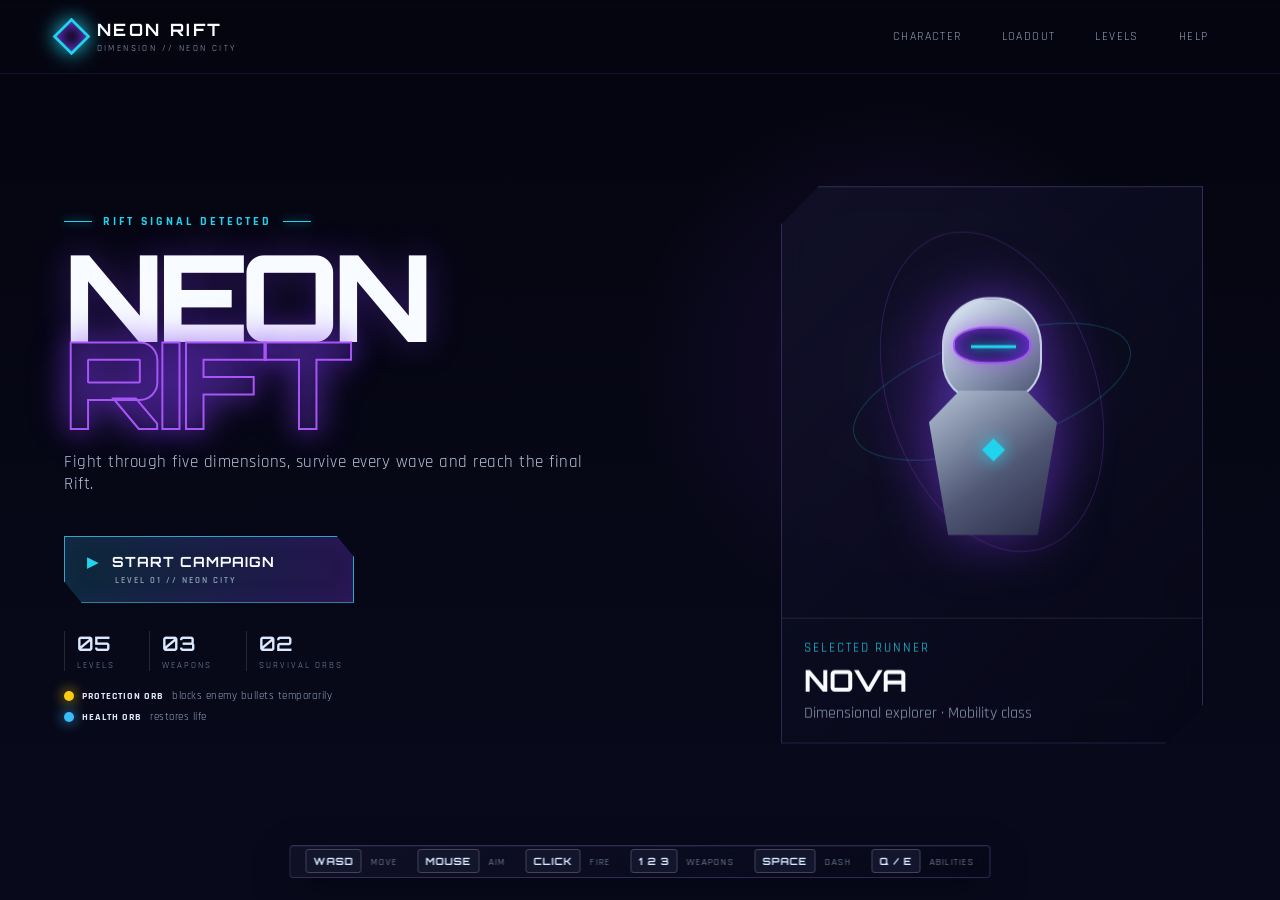
<file: index.html>
<!DOCTYPE html>
<html lang="es">
<head>
  <meta charset="UTF-8" />
  <meta name="viewport" content="width=device-width, initial-scale=1.0" />
  <meta name="theme-color" content="#070713" />
  <title>NEON RIFT — Arcade Shooter</title>
  <link rel="stylesheet" href="styles.css" />
</head>
<body>
<div id="app">
  <canvas id="game" aria-label="NEON RIFT game canvas"></canvas>

  <header class="topbar">
    <div class="brand">
      <span class="brand-mark"></span>
      <div><strong>NEON RIFT</strong><small id="dimensionLabel">DIMENSION // NEON CITY</small></div>
    </div>
    <nav>
      <button data-panel="characters">CHARACTER</button>
      <button data-panel="loadout">LOADOUT</button>
      <button data-panel="missions">LEVELS</button>
      <button data-panel="help">HELP</button>
    </nav>
  </header>

  <section id="hud" class="hud hidden" aria-live="polite">
    <div class="hud-left glass">
      <div class="player-line">
        <span class="avatar">N</span>
        <div><b>NOVA</b><small>Rift Runner</small></div>
        <span id="levelBadge">LV.01</span>
      </div>
      <div class="meter-row"><span>HP</span><div class="meter"><i id="healthBar"></i></div><b id="healthText">100</b></div>
      <div class="meter-row energy"><span>EN</span><div class="meter"><i id="energyBar"></i></div><b id="energyText">100</b></div>
      <div id="orbStatus" class="orb-status">NO BULLET SHIELD</div>
    </div>

    <div class="hud-center">
      <div class="mission-pill glass"><span class="pulse-dot"></span><b id="objective">CLEAR THE RIFT WAVE</b><small id="waveText">LEVEL 1 · WAVE 1</small></div>
    </div>

    <div class="hud-right glass">
      <div class="score-label">SCORE <b id="score">000000</b></div>
      <div class="core-count"><span class="core-icon">◆</span> KILLS <b id="killsHud">0</b></div>
    </div>

    <div class="weapon-card glass">
      <div><small id="weaponRarity">RARE</small><b id="weaponName">PULSE BLASTER</b></div>
      <span id="weaponSlot">01</span>
    </div>

    <div class="ability-card glass">
      <div class="ability"><kbd>Q</kbd><span><b>SHIELD</b><small id="shieldStatus">READY</small></span></div>
      <div class="ability"><kbd>E</kbd><span><b>OVERCHARGE</b><small id="overchargeStatus">READY</small></span></div>
      <div class="ability"><kbd>SPACE</kbd><span><b>DASH</b><small id="dashStatus">READY</small></span></div>
    </div>

    <div class="crosshair" id="crosshair"><i></i><i></i><i></i><i></i></div>
  </section>

  <main id="menu" class="screen active">
    <div class="hero-card">
      <div class="eyebrow"><span></span> RIFT SIGNAL DETECTED <span></span></div>
      <h1>NEON<br><em>RIFT</em></h1>
      <p>Fight through five dimensions, survive every wave and reach the final Rift.</p>
      <button id="playBtn" class="primary-btn"><span>▶</span> START CAMPAIGN <small>LEVEL 01 // NEON CITY</small></button>
      <div class="menu-stats">
        <div><b>05</b><span>LEVELS</span></div>
        <div><b>03</b><span>WEAPONS</span></div>
        <div><b>02</b><span>SURVIVAL ORBS</span></div>
      </div>
      <div class="pickup-legend">
        <span><i class="orb yellow"></i><b>PROTECTION ORB</b> blocks enemy bullets temporarily</span>
        <span><i class="orb blue"></i><b>HEALTH ORB</b> restores life</span>
      </div>
    </div>

    <aside class="pilot-card glass">
      <div class="pilot-visual">
        <div class="orbit o1"></div><div class="orbit o2"></div>
        <div class="nova-portrait"><span class="visor"></span><span class="helmet"></span><span class="body-core"></span></div>
      </div>
      <div class="pilot-info"><small>SELECTED RUNNER</small><h2>NOVA</h2><p>Dimensional explorer · Mobility class</p></div>
    </aside>

    <div class="controls-strip glass">
      <span><kbd>WASD</kbd> MOVE</span><span><kbd>MOUSE</kbd> AIM</span><span><kbd>CLICK</kbd> FIRE</span><span><kbd>1 2 3</kbd> WEAPONS</span><span><kbd>SPACE</kbd> DASH</span><span><kbd>Q / E</kbd> ABILITIES</span>
    </div>
  </main>

  <section id="panel" class="panel glass hidden">
    <button id="closePanel" class="close-btn">×</button>
    <small id="panelEyebrow">RIFT TERMINAL</small>
    <h2 id="panelTitle">LOADOUT</h2>
    <div id="panelContent"></div>
  </section>

  <section id="endScreen" class="screen end-screen hidden">
    <div class="end-card glass">
      <small id="endEyebrow">MISSION COMPLETE</small>
      <h2 id="endTitle">RIFT<br>STABILIZED</h2>
      <p id="endText">You survived the dimensional campaign.</p>
      <div class="end-stats">
        <div><span>SCORE</span><b id="finalScore">0</b></div>
        <div><span>LEVEL</span><b id="finalLevel">1/5</b></div>
        <div><span>KILLS</span><b id="finalKills">0</b></div>
      </div>
      <button id="restartBtn" class="primary-btn">PLAY AGAIN</button>
    </div>
  </section>

  <div id="toast" class="toast">SYSTEM ONLINE</div>
  <div class="scanlines"></div>
</div>
<script src="game.js"></script>
</body>
</html>
</file>
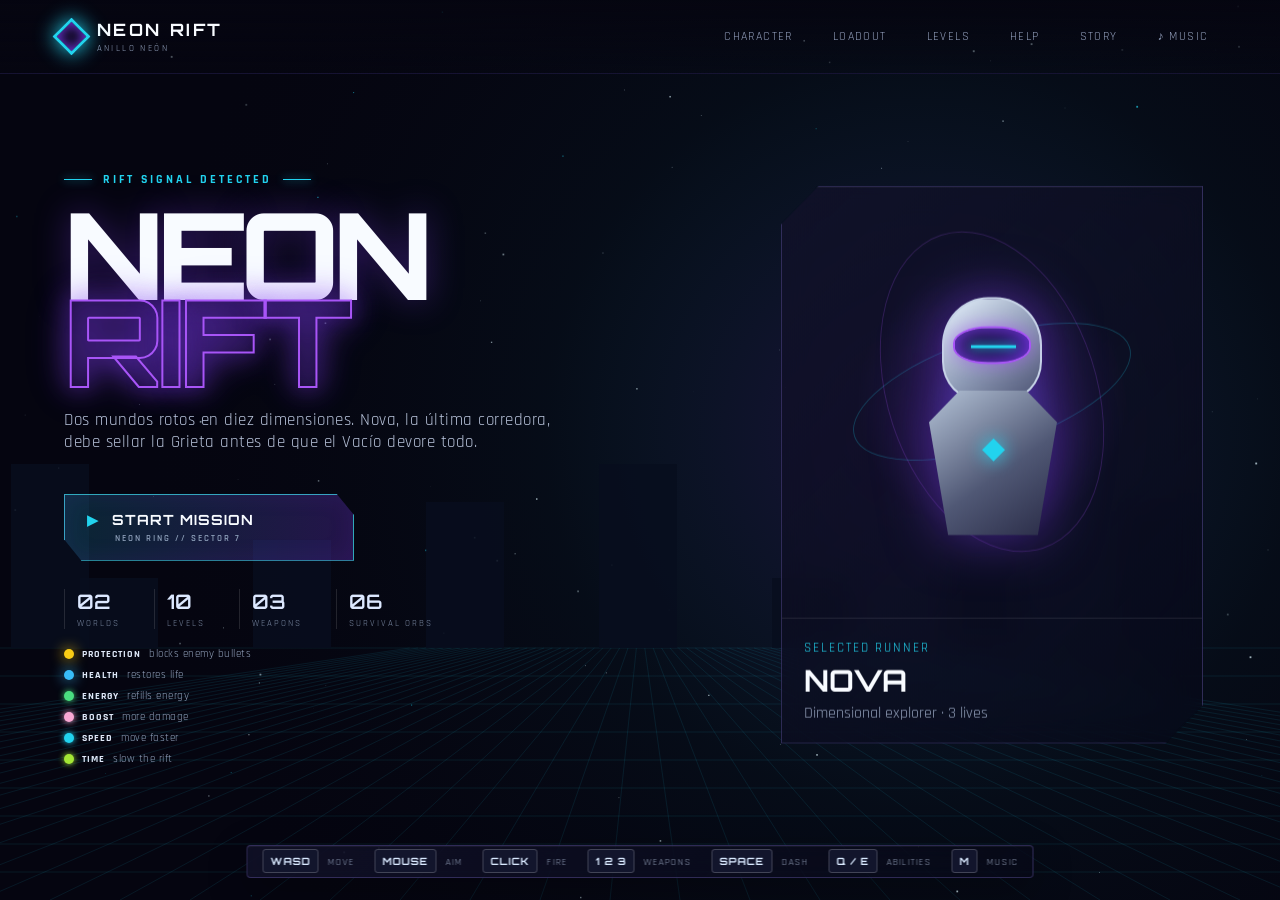
<file: index1.html>
<!DOCTYPE html>
<html lang="es">
<head>
  <meta charset="UTF-8" />
  <meta name="viewport" content="width=device-width, initial-scale=1.0" />
  <meta name="theme-color" content="#070713" />
  <title>NEON RIFT — Arcade Shooter</title>
  <link rel="stylesheet" href="styles.css" />
</head>
<body>
<div id="app">
  <canvas id="game" aria-label="NEON RIFT game canvas"></canvas>

  <header class="topbar">
    <div class="brand">
      <span class="brand-mark"></span>
      <div><strong>NEON RIFT</strong><small id="dimensionLabel">ANILLO NEÓN</small></div>
    </div>
    <nav>
      <button data-panel="characters">CHARACTER</button>
      <button data-panel="loadout">LOADOUT</button>
      <button data-panel="missions">LEVELS</button>
      <button data-panel="help">HELP</button>
      <button data-panel="story">STORY</button>
      <button id="musicBtn">♪ MUSIC</button>
    </nav>
  </header>

  <section id="hud" class="hud hidden" aria-live="polite">
    <div class="hud-left glass">
      <div class="player-line">
        <span class="avatar">N</span>
        <div><b>NOVA</b><small>Rift Runner</small></div>
        <span id="levelBadge">LV.01</span>
      </div>
      <div id="livesHud" class="lives-row">♥♥♥</div>
      <div class="meter-row"><span>HP</span><div class="meter"><i id="healthBar"></i></div><b id="healthText">100</b></div>
      <div class="meter-row energy"><span>EN</span><div class="meter"><i id="energyBar"></i></div><b id="energyText">100</b></div>
      <div id="orbStatus" class="orb-status">NO BULLET SHIELD</div>
      <div id="fxStatus" class="fx-status">–</div>
    </div>

    <div class="hud-center">
      <div class="mission-pill glass"><span class="pulse-dot"></span><b id="objective">CLEAR THE WAVE</b><small id="waveText">WORLD I · LEVEL 01/10 · WAVE 1/2</small></div>
    </div>

    <div class="hud-right glass">
      <div class="score-label">SCORE <b id="score">000000</b></div>
      <div class="core-count"><span class="core-icon">◆</span> KILLS <b id="killsHud">0</b></div>
    </div>

    <div class="weapon-card glass">
      <div><small id="weaponRarity">RARE</small><b id="weaponName">PULSE BLASTER</b></div>
      <span id="weaponSlot">01</span>
    </div>

    <div class="ability-card glass">
      <div class="ability"><kbd>Q</kbd><span><b>SHIELD</b><small id="shieldStatus">READY</small></span></div>
      <div class="ability"><kbd>E</kbd><span><b>OVERCHARGE</b><small id="overchargeStatus">READY</small></span></div>
      <div class="ability"><kbd>SPACE</kbd><span><b>DASH</b><small id="dashStatus">READY</small></span></div>
    </div>

    <div class="crosshair" id="crosshair"><b></b><i></i><i></i><i></i><i></i><span></span></div>
  </section>

  <main id="menu" class="screen active">
    <div class="hero-card">
      <div class="eyebrow"><span></span> RIFT SIGNAL DETECTED <span></span></div>
      <h1>NEON<br><em>RIFT</em></h1>
      <p>Dos mundos rotos en diez dimensiones. Nova, la última corredora, debe sellar la Grieta antes de que el Vacío devore todo.</p>
      <button id="playBtn" class="primary-btn"><span>▶</span> START MISSION <small>NEON RING // SECTOR 7</small></button>
      <div class="menu-stats">
        <div><b>02</b><span>WORLDS</span></div>
        <div><b>10</b><span>LEVELS</span></div>
        <div><b>03</b><span>WEAPONS</span></div>
        <div><b>06</b><span>SURVIVAL ORBS</span></div>
      </div>
      <div class="pickup-legend">
        <span><i class="orb yellow"></i><b>PROTECTION</b> blocks enemy bullets</span>
        <span><i class="orb blue"></i><b>HEALTH</b> restores life</span>
        <span><i class="orb green"></i><b>ENERGY</b> refills energy</span>
        <span><i class="orb pink"></i><b>BOOST</b> more damage</span>
        <span><i class="orb cyan"></i><b>SPEED</b> move faster</span>
        <span><i class="orb lime"></i><b>TIME</b> slow the rift</span>
      </div>
    </div>

    <aside class="pilot-card glass">
      <div class="pilot-visual">
        <div class="orbit o1"></div><div class="orbit o2"></div>
        <div class="nova-portrait"><span class="visor"></span><span class="helmet"></span><span class="body-core"></span></div>
      </div>
      <div class="pilot-info"><small>SELECTED RUNNER</small><h2>NOVA</h2><p>Dimensional explorer · 3 lives</p></div>
    </aside>

    <div class="controls-strip glass">
      <span><kbd>WASD</kbd> MOVE</span><span><kbd>MOUSE</kbd> AIM</span><span><kbd>CLICK</kbd> FIRE</span><span><kbd>1 2 3</kbd> WEAPONS</span><span><kbd>SPACE</kbd> DASH</span><span><kbd>Q / E</kbd> ABILITIES</span><span><kbd>M</kbd> MUSIC</span>
    </div>
  </main>

  <section id="brief" class="screen brief-screen hidden">
    <div class="brief-card glass">
      <small id="briefTag">WORLD I // ANILLO NEÓN</small>
      <h2 id="briefTitle">LEVEL 01<br><em>NEON CITY</em></h2>
      <p id="briefStory"></p>
      <div class="brief-meta">
        <div><span>WAVES</span><b id="briefWaves">2</b></div>
        <div><span>DIFFICULTY</span><b id="briefDiff">01</b></div>
        <div><span>TARGET</span><b id="briefTarget">CLEAR WAVES</b></div>
      </div>
      <button id="briefBtn" class="primary-btn">▶ DEPLOY</button>
    </div>
  </section>

  <section id="panel" class="panel glass hidden">
    <button id="closePanel" class="close-btn">×</button>
    <small id="panelEyebrow">RIFT TERMINAL</small>
    <h2 id="panelTitle">LOADOUT</h2>
    <div id="panelContent"></div>
  </section>

  <section id="endScreen" class="screen end-screen hidden">
    <div class="end-card glass">
      <small id="endEyebrow">MISSION COMPLETE</small>
      <h2 id="endTitle">RIFT<br>STABILIZED</h2>
      <p id="endText">You survived the dimensional campaign.</p>
      <div class="end-stats">
        <div><span>SCORE</span><b id="finalScore">0</b></div>
        <div><span>LEVEL</span><b id="finalLevel">1/10</b></div>
        <div><span>KILLS</span><b id="finalKills">0</b></div>
      </div>
      <button id="restartBtn" class="primary-btn">PLAY AGAIN</button>
    </div>
  </section>

  <div id="toast" class="toast">SYSTEM ONLINE</div>
  <div class="scanlines"></div>
</div>
<script src="game.js"></script>
</body>
</html>
</file>
<file: styles.css>
@import url('https://fonts.googleapis.com/css2?family=Orbitron:wght@500;600;700;800&family=Rajdhani:wght@500;600;700&display=swap');
:root{--bg:#050510;--panel:rgba(10,11,27,.76);--violet:#7c3aed;--violet2:#a855f7;--cyan:#22d3ee;--pink:#ec4899;--white:#f8fbff;--muted:#92a0bc;--danger:#fb7185;--yellow:#facc15;--blue:#38bdf8}
*{box-sizing:border-box}html,body{margin:0;width:100%;height:100%;overflow:hidden;background:var(--bg);color:var(--white);font-family:'Rajdhani',sans-serif}button{font:inherit;color:inherit}#app{position:relative;width:100%;height:100%;overflow:hidden;background:radial-gradient(circle at 70% 40%,rgba(124,58,237,.12),transparent 25%),linear-gradient(#050510,#08091b)}#game{position:absolute;inset:0;width:100%;height:100%;display:block;cursor:none}.glass{background:linear-gradient(135deg,rgba(18,18,42,.8),rgba(7,8,24,.58));border:1px solid rgba(158,137,255,.25);box-shadow:0 12px 40px rgba(0,0,0,.3),inset 0 1px rgba(255,255,255,.05);backdrop-filter:blur(14px)}.hidden{display:none!important}
.topbar{position:absolute;z-index:20;top:0;left:0;right:0;height:74px;display:flex;align-items:center;justify-content:space-between;padding:0 4.5vw;border-bottom:1px solid rgba(130,109,255,.14);background:linear-gradient(to bottom,rgba(5,5,16,.94),rgba(5,5,16,.18))}.brand{display:flex;align-items:center;gap:12px}.brand-mark{width:27px;height:27px;border:3px solid var(--cyan);transform:rotate(45deg);box-shadow:0 0 20px var(--cyan),inset 0 0 13px var(--violet)}.brand strong{display:block;font:700 17px 'Orbitron';letter-spacing:2.6px}.brand small{display:block;color:var(--muted);letter-spacing:2.4px;font-size:9px;margin-top:3px}.topbar nav{display:flex;gap:12px}.topbar nav button{background:none;border:0;padding:12px 14px;color:#94a0bd;font-size:12px;letter-spacing:1.4px;cursor:pointer}.topbar nav button:hover{color:var(--cyan);text-shadow:0 0 14px var(--cyan)}
.screen{position:absolute;z-index:10;inset:74px 0 0;display:flex;align-items:center;padding:5vw}.hero-card{width:min(620px,52vw);transform:translateY(-2vh)}.eyebrow{display:flex;align-items:center;gap:11px;color:var(--cyan);font-weight:700;font-size:12px;letter-spacing:3px}.eyebrow span{width:28px;height:1px;background:var(--cyan);box-shadow:0 0 9px var(--cyan)}h1{font:800 clamp(68px,9.4vw,148px)/.72 'Orbitron';letter-spacing:-7px;margin:24px 0;text-shadow:0 0 35px rgba(124,58,237,.36)}h1 em{font-style:normal;color:transparent;-webkit-text-stroke:2px var(--violet2);filter:drop-shadow(0 0 10px var(--violet));letter-spacing:-5px}.hero-card>p{max-width:520px;color:#b7c2d9;font-size:17px;letter-spacing:.5px}.primary-btn{margin-top:24px;min-width:290px;padding:16px 22px;border:1px solid rgba(67,235,255,.66);background:linear-gradient(100deg,rgba(34,211,238,.16),rgba(124,58,237,.26));box-shadow:0 0 28px rgba(34,211,238,.12),inset 0 0 25px rgba(124,58,237,.1);cursor:pointer;text-align:left;font:700 14px 'Orbitron';letter-spacing:1px;clip-path:polygon(0 0,94% 0,100% 32%,100% 100%,6% 100%,0 68%)}.primary-btn:hover{transform:translateY(-2px);box-shadow:0 0 34px rgba(34,211,238,.32)}.primary-btn span{color:var(--cyan);margin-right:8px}.primary-btn small{display:block;margin:5px 0 0 28px;color:#8ea0ba;font:600 9px 'Rajdhani';letter-spacing:2px}.menu-stats{display:flex;gap:34px;margin-top:28px}.menu-stats div{display:flex;flex-direction:column;border-left:1px solid rgba(255,255,255,.12);padding-left:12px}.menu-stats b{font:600 20px 'Orbitron';color:#dce8ff}.menu-stats span{color:#76849d;font-size:9px;letter-spacing:2px;margin-top:4px}.pickup-legend{display:flex;flex-direction:column;gap:7px;margin-top:18px;color:#91a0ba;font-size:11px;letter-spacing:.5px}.pickup-legend span{display:flex;align-items:center;gap:8px}.pickup-legend b{font-size:10px;letter-spacing:1px;color:#dfe8f8}.orb{width:10px;height:10px;border-radius:50%;display:inline-block}.orb.yellow{background:var(--yellow);box-shadow:0 0 14px var(--yellow)}.orb.blue{background:var(--blue);box-shadow:0 0 14px var(--blue)}
.pilot-card{position:absolute;right:6vw;top:50%;transform:translateY(-54%);width:min(33vw,450px);height:min(62vh,560px);clip-path:polygon(0 7%,9% 0,100% 0,100% 93%,91% 100%,0 100%);overflow:hidden}.pilot-visual{height:77%;position:relative;background:radial-gradient(circle at 50% 52%,rgba(34,211,238,.13),transparent 22%),radial-gradient(circle at 50% 50%,rgba(124,58,237,.22),transparent 45%)}.orbit{position:absolute;left:50%;top:48%;border:1px solid rgba(34,211,238,.25);border-radius:50%;transform:translate(-50%,-50%) rotate(-18deg)}.o1{width:290px;height:110px}.o2{width:210px;height:330px;border-color:rgba(168,85,247,.22)}.nova-portrait{position:absolute;left:50%;top:54%;transform:translate(-50%,-50%);width:170px;height:265px;filter:drop-shadow(0 0 28px rgba(124,58,237,.55))}.helmet{position:absolute;left:35px;top:12px;width:100px;height:104px;background:linear-gradient(140deg,#e8f4ff,#8d9ab5 55%,#4a5071);border-radius:46% 46% 38% 38%;border:2px solid #c7d4e7}.visor{position:absolute;z-index:2;left:46px;top:41px;width:78px;height:38px;background:linear-gradient(90deg,#10142d,#22145c);border:2px solid var(--violet2);border-radius:45%;box-shadow:inset 0 0 22px var(--violet),0 0 18px rgba(168,85,247,.6)}.visor:after{content:"";position:absolute;width:45px;height:3px;background:var(--cyan);top:17px;left:16px;box-shadow:0 0 9px var(--cyan)}.body-core{position:absolute;left:22px;top:105px;width:128px;height:145px;background:linear-gradient(145deg,#b5c4d8,#505875 57%,#292b46);clip-path:polygon(24% 0,76% 0,100% 22%,85% 100%,15% 100%,0 22%);border-radius:20px}.body-core:before{content:"◆";position:absolute;left:50%;top:40%;transform:translate(-50%,-50%);color:var(--cyan);font-size:30px;text-shadow:0 0 17px var(--cyan)}.pilot-info{position:absolute;bottom:0;left:0;right:0;padding:18px 22px 19px;border-top:1px solid rgba(255,255,255,.1)}.pilot-info small{color:var(--cyan);letter-spacing:2px}.pilot-info h2{font:700 30px 'Orbitron';margin:4px 0}.pilot-info p{color:#8f9bb5;margin:0}.controls-strip{position:absolute;bottom:22px;left:50%;transform:translateX(-50%);display:flex;gap:20px;padding:9px 15px;border-radius:4px;color:#8995ad;font-size:10px;letter-spacing:1px;white-space:nowrap}.controls-strip kbd,.ability kbd{font:700 10px 'Orbitron';color:#d9e9ff;border:1px solid rgba(255,255,255,.2);background:#12152c;padding:5px 7px;border-radius:3px;margin-right:5px}
.hud{position:absolute;inset:0;z-index:12;pointer-events:none}.hud-left{position:absolute;left:26px;top:94px;width:290px;padding:14px 16px;clip-path:polygon(0 0,94% 0,100% 16%,100% 100%,0 100%)}.player-line{display:flex;align-items:center;gap:10px;margin-bottom:11px}.avatar{width:34px;height:34px;display:grid;place-items:center;border:1px solid var(--cyan);background:#13172d;color:var(--cyan);font:700 16px 'Orbitron'}.player-line div{flex:1}.player-line b{display:block;font:700 13px 'Orbitron';letter-spacing:1px}.player-line small{color:#7e8ba7}.player-line>span:last-child{font:600 9px 'Orbitron';color:var(--violet2)}.meter-row{display:grid;grid-template-columns:23px 1fr 28px;align-items:center;gap:7px;margin:6px 0;font-size:10px}.meter{height:5px;background:rgba(255,255,255,.08);overflow:hidden}.meter i{display:block;width:100%;height:100%;background:linear-gradient(90deg,var(--pink),#ff7aa9);box-shadow:0 0 8px var(--pink)}.meter-row.energy .meter i{background:linear-gradient(90deg,var(--violet),var(--cyan));box-shadow:0 0 8px var(--cyan)}.orb-status{margin-top:8px;font:700 9px 'Orbitron';letter-spacing:1px;color:#73809b}.orb-status.active{color:var(--yellow);text-shadow:0 0 10px var(--yellow)}.hud-center{position:absolute;top:91px;left:50%;transform:translateX(-50%)}.mission-pill{padding:10px 16px;min-width:255px;text-align:center;clip-path:polygon(6% 0,94% 0,100% 50%,94% 100%,6% 100%,0 50%)}.mission-pill b{font:600 10px 'Orbitron';letter-spacing:1px}.mission-pill small{display:block;color:#7f8aa6;font-size:9px;margin-top:3px;letter-spacing:2px}.pulse-dot{display:inline-block;width:6px;height:6px;background:var(--cyan);border-radius:50%;box-shadow:0 0 10px var(--cyan);margin-right:7px}.hud-right{position:absolute;right:26px;top:94px;width:210px;padding:13px 16px;text-align:right}.score-label{font-size:9px;color:#8290a7;letter-spacing:2px}.score-label b{display:block;color:#f4fbff;font:600 20px 'Orbitron';letter-spacing:2px}.core-count{margin-top:6px;color:#8190a8;font-size:10px}.core-count b{color:#dcecff}.core-icon{color:var(--cyan);text-shadow:0 0 10px var(--cyan)}.weapon-card{position:absolute;bottom:28px;right:28px;width:250px;padding:14px 15px;display:flex;align-items:center;justify-content:space-between}.weapon-card small{display:block;color:var(--violet2);font-size:9px;letter-spacing:2px}.weapon-card b{display:block;font:600 12px 'Orbitron';margin-top:3px}.weapon-card>span{font:600 28px 'Orbitron';color:rgba(255,255,255,.14)}.ability-card{position:absolute;bottom:28px;left:28px;display:flex;gap:6px;padding:8px}.ability{display:flex;align-items:center;padding:5px 8px}.ability span{display:flex;flex-direction:column}.ability b{font:600 9px 'Orbitron'}.ability small{font-size:8px;color:var(--cyan)}.crosshair{position:fixed;width:44px;height:44px;pointer-events:none;transform:translate(-50%,-50%)}.crosshair b{position:absolute;inset:0;border:1px solid rgba(34,211,238,.6);border-radius:50%;box-shadow:0 0 10px rgba(34,211,238,.5),inset 0 0 8px rgba(34,211,238,.25);animation:cspin 6s linear infinite}.crosshair b:after{content:"";position:absolute;left:50%;top:-3px;width:3px;height:3px;background:var(--cyan);border-radius:50%;box-shadow:0 0 6px var(--cyan)}.crosshair b:before{content:"";position:absolute;left:50%;bottom:-3px;width:3px;height:3px;background:var(--cyan);border-radius:50%;box-shadow:0 0 6px var(--cyan)}.crosshair span{position:absolute;left:50%;top:50%;width:5px;height:5px;transform:translate(-50%,-50%);border:1px solid var(--cyan);border-radius:50%;box-shadow:0 0 8px var(--cyan),inset 0 0 4px var(--cyan);background:rgba(34,211,238,.25)}.crosshair i{position:absolute;background:var(--cyan);box-shadow:0 0 7px var(--cyan)}.crosshair i:nth-child(2),.crosshair i:nth-child(3){height:1px;width:9px;top:22px}.crosshair i:nth-child(2){left:0}.crosshair i:nth-child(3){right:0}.crosshair i:nth-child(4),.crosshair i:nth-child(5){width:1px;height:9px;left:22px}.crosshair i:nth-child(4){top:0}.crosshair i:nth-child(5){bottom:0}
@keyframes cspin{to{transform:rotate(360deg)}}
.panel{position:absolute;z-index:40;top:50%;left:50%;transform:translate(-50%,-50%);width:min(700px,88vw);padding:28px;clip-path:polygon(0 0,96% 0,100% 9%,100% 100%,4% 100%,0 91%)}.panel>small{color:var(--cyan);letter-spacing:3px}.panel h2{font:700 34px 'Orbitron';margin:5px 0 20px}.close-btn{position:absolute;right:17px;top:13px;background:none;border:0;color:#8a98b2;font-size:29px;cursor:pointer}.grid-cards{display:grid;grid-template-columns:repeat(3,1fr);gap:10px}.mini-card{padding:17px;background:rgba(255,255,255,.025);border:1px solid rgba(255,255,255,.09)}.mini-card b{display:block;font:600 12px 'Orbitron';color:#e7f1ff}.mini-card small{color:var(--violet2);letter-spacing:1px}.mini-card p{color:#8d9ab2;font-size:13px;margin-bottom:0}.end-screen{z-index:45;background:radial-gradient(circle,rgba(124,58,237,.16),rgba(5,5,16,.92));justify-content:center}.end-card{width:min(520px,88vw);padding:38px;text-align:center}.end-card>small{color:var(--cyan);letter-spacing:4px}.end-card h2{font:800 48px/.95 'Orbitron';margin:12px 0;color:#f5f7ff}.end-card p{color:#98a6be}.end-stats{display:grid;grid-template-columns:repeat(3,1fr);gap:8px;margin:25px 0}.end-stats div{border:1px solid rgba(255,255,255,.09);padding:12px}.end-stats span{display:block;color:#77839c;font-size:9px;letter-spacing:2px}.end-stats b{font:600 20px 'Orbitron'}.end-card .primary-btn{text-align:center;min-width:220px}.toast{position:absolute;z-index:60;left:50%;top:130px;transform:translate(-50%,-20px);padding:8px 16px;border:1px solid rgba(34,211,238,.4);background:rgba(5,8,22,.82);color:var(--cyan);font:600 10px 'Orbitron';letter-spacing:2px;opacity:0;transition:.25s;pointer-events:none}.toast.show{opacity:1;transform:translate(-50%,0)}.scanlines{position:absolute;z-index:80;inset:0;pointer-events:none;opacity:.12;background:repeating-linear-gradient(to bottom,transparent 0,transparent 3px,rgba(255,255,255,.05) 4px)}
.orb.green{background:#4ade80;box-shadow:0 0 6px #4ade80}.orb.pink{background:#f9a8d4;box-shadow:0 0 6px #f9a8d4}.orb.cyan{background:#22d3ee;box-shadow:0 0 6px #22d3ee}.orb.lime{background:#a3e635;box-shadow:0 0 6px #a3e635}
.lives-row{margin:2px 0 7px;font-size:12px;letter-spacing:2px;color:#fb7185;text-shadow:0 0 8px rgba(251,113,133,.7)}.lives-row .empty{color:#3a3a52;text-shadow:none}
.fx-status{margin-top:6px;font:600 9px 'Orbitron';letter-spacing:1px;color:#7fd8e8;min-height:12px}
.brief-screen{z-index:46;background:radial-gradient(circle,rgba(124,58,237,.24),rgba(5,5,16,.95));justify-content:center}.brief-card{width:min(600px,90vw);padding:38px 42px;text-align:left;clip-path:polygon(0 0,96% 0,100% 8%,100% 100%,4% 100%,0 92%)}.brief-card>small{color:var(--cyan);letter-spacing:3px}.brief-card h2{font:800 42px/.95 'Orbitron';margin:10px 0 14px}.brief-card h2 em{font-style:normal;color:transparent;-webkit-text-stroke:1.5px var(--violet2)}.brief-card p{color:#9fb1c9;font-size:16px;line-height:1.6;min-height:84px}.brief-meta{display:grid;grid-template-columns:repeat(3,1fr);gap:8px;margin:22px 0}.brief-meta div{border:1px solid rgba(255,255,255,.09);padding:12px}.brief-meta span{display:block;color:#77839c;font-size:9px;letter-spacing:2px}.brief-meta b{font:600 18px 'Orbitron'}.brief-card .primary-btn{text-align:center;min-width:220px;font:700 15px 'Orbitron'}
.hazard-tag{font:600 9px 'Orbitron';color:#fda4af;letter-spacing:1px}
.world-group{display:flex;flex-direction:column;gap:6px;margin:0 0 14px}.world-group small{color:var(--cyan);letter-spacing:3px}.world-group b{font:700 13px 'Orbitron'}.world-group+ .world-group{margin-top:22px}
@media(max-width:900px){.pilot-card{display:none}.hero-card{width:100%}.controls-strip{gap:9px;font-size:8px}.topbar nav{display:none}.pickup-legend{max-width:430px}.brief-meta{grid-template-columns:1fr 1fr;justify-content:center}}
</file>
